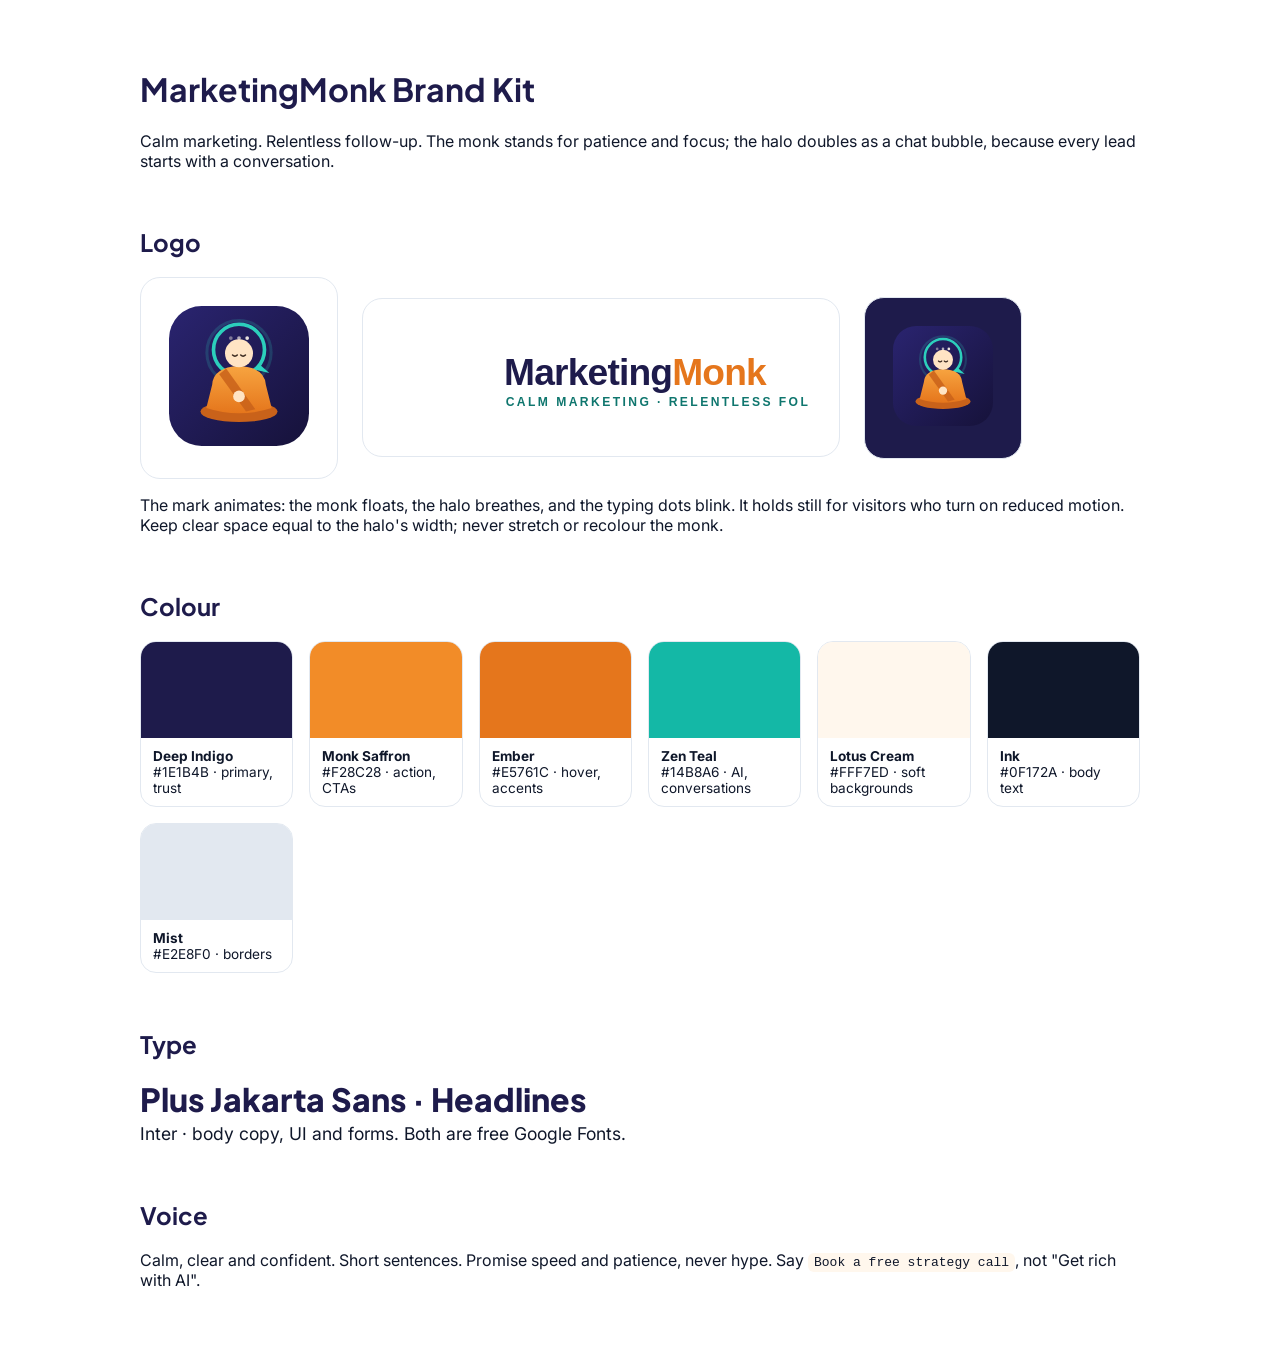
<file: brand/index.html>
<!doctype html><html lang="en"><head><meta charset="utf-8"><meta name="viewport" content="width=device-width,initial-scale=1">
<title>MarketingMonk Brand Kit</title><link rel="icon" href="../assets/favicon.svg">
<link href="https://fonts.googleapis.com/css2?family=Inter:wght@400;600&family=Plus+Jakarta+Sans:wght@700;800&display=swap" rel="stylesheet">
<style>body{font-family:Inter,sans-serif;margin:0;color:#0F172A}.w{max-width:1000px;margin:0 auto;padding:48px 24px}h1,h2{font-family:'Plus Jakarta Sans';color:#1E1B4B}h2{margin-top:56px}
.logos{display:flex;gap:24px;flex-wrap:wrap;align-items:center}.logos div{padding:28px;border-radius:20px;border:1px solid #E2E8F0}.dark{background:#1E1B4B}
.sw{display:grid;grid-template-columns:repeat(auto-fill,minmax(150px,1fr));gap:16px}.sw div{border-radius:16px;overflow:hidden;border:1px solid #E2E8F0}.sw span{display:block;height:96px}.sw p{margin:0;padding:10px 12px;font-size:.85rem}.sw b{display:block}
.type p{margin:.3rem 0}code{background:#FFF7ED;padding:2px 6px;border-radius:6px}</style></head>
<body><div class="w">
<h1>MarketingMonk Brand Kit</h1><p>Calm marketing. Relentless follow-up. The monk stands for patience and focus; the halo doubles as a chat bubble, because every lead starts with a conversation.</p>
<h2>Logo</h2><div class="logos"><div><img src="../assets/logo-mark.svg" width="140" alt="Animated mark"></div><div><img src="../assets/logo-horizontal.svg" width="420" alt="Horizontal logo"></div><div class="dark"><img src="../assets/logo-mark.svg" width="100" alt="Mark on dark"></div></div>
<p>The mark animates: the monk floats, the halo breathes, and the typing dots blink. It holds still for visitors who turn on reduced motion. Keep clear space equal to the halo's width; never stretch or recolour the monk.</p>
<h2>Colour</h2><div class="sw">
<div><span style="background:#1E1B4B"></span><p><b>Deep Indigo</b>#1E1B4B · primary, trust</p></div>
<div><span style="background:#F28C28"></span><p><b>Monk Saffron</b>#F28C28 · action, CTAs</p></div>
<div><span style="background:#E5761C"></span><p><b>Ember</b>#E5761C · hover, accents</p></div>
<div><span style="background:#14B8A6"></span><p><b>Zen Teal</b>#14B8A6 · AI, conversations</p></div>
<div><span style="background:#FFF7ED"></span><p><b>Lotus Cream</b>#FFF7ED · soft backgrounds</p></div>
<div><span style="background:#0F172A"></span><p><b>Ink</b>#0F172A · body text</p></div>
<div><span style="background:#E2E8F0"></span><p><b>Mist</b>#E2E8F0 · borders</p></div></div>
<h2>Type</h2><div class="type"><p style="font-family:'Plus Jakarta Sans';font-weight:800;font-size:2rem;color:#1E1B4B">Plus Jakarta Sans · Headlines</p><p style="font-size:1.1rem">Inter · body copy, UI and forms. Both are free Google Fonts.</p></div>
<h2>Voice</h2><p>Calm, clear and confident. Short sentences. Promise speed and patience, never hype. Say <code>Book a free strategy call</code>, not "Get rich with AI".</p>
</div></body></html>
</file>
